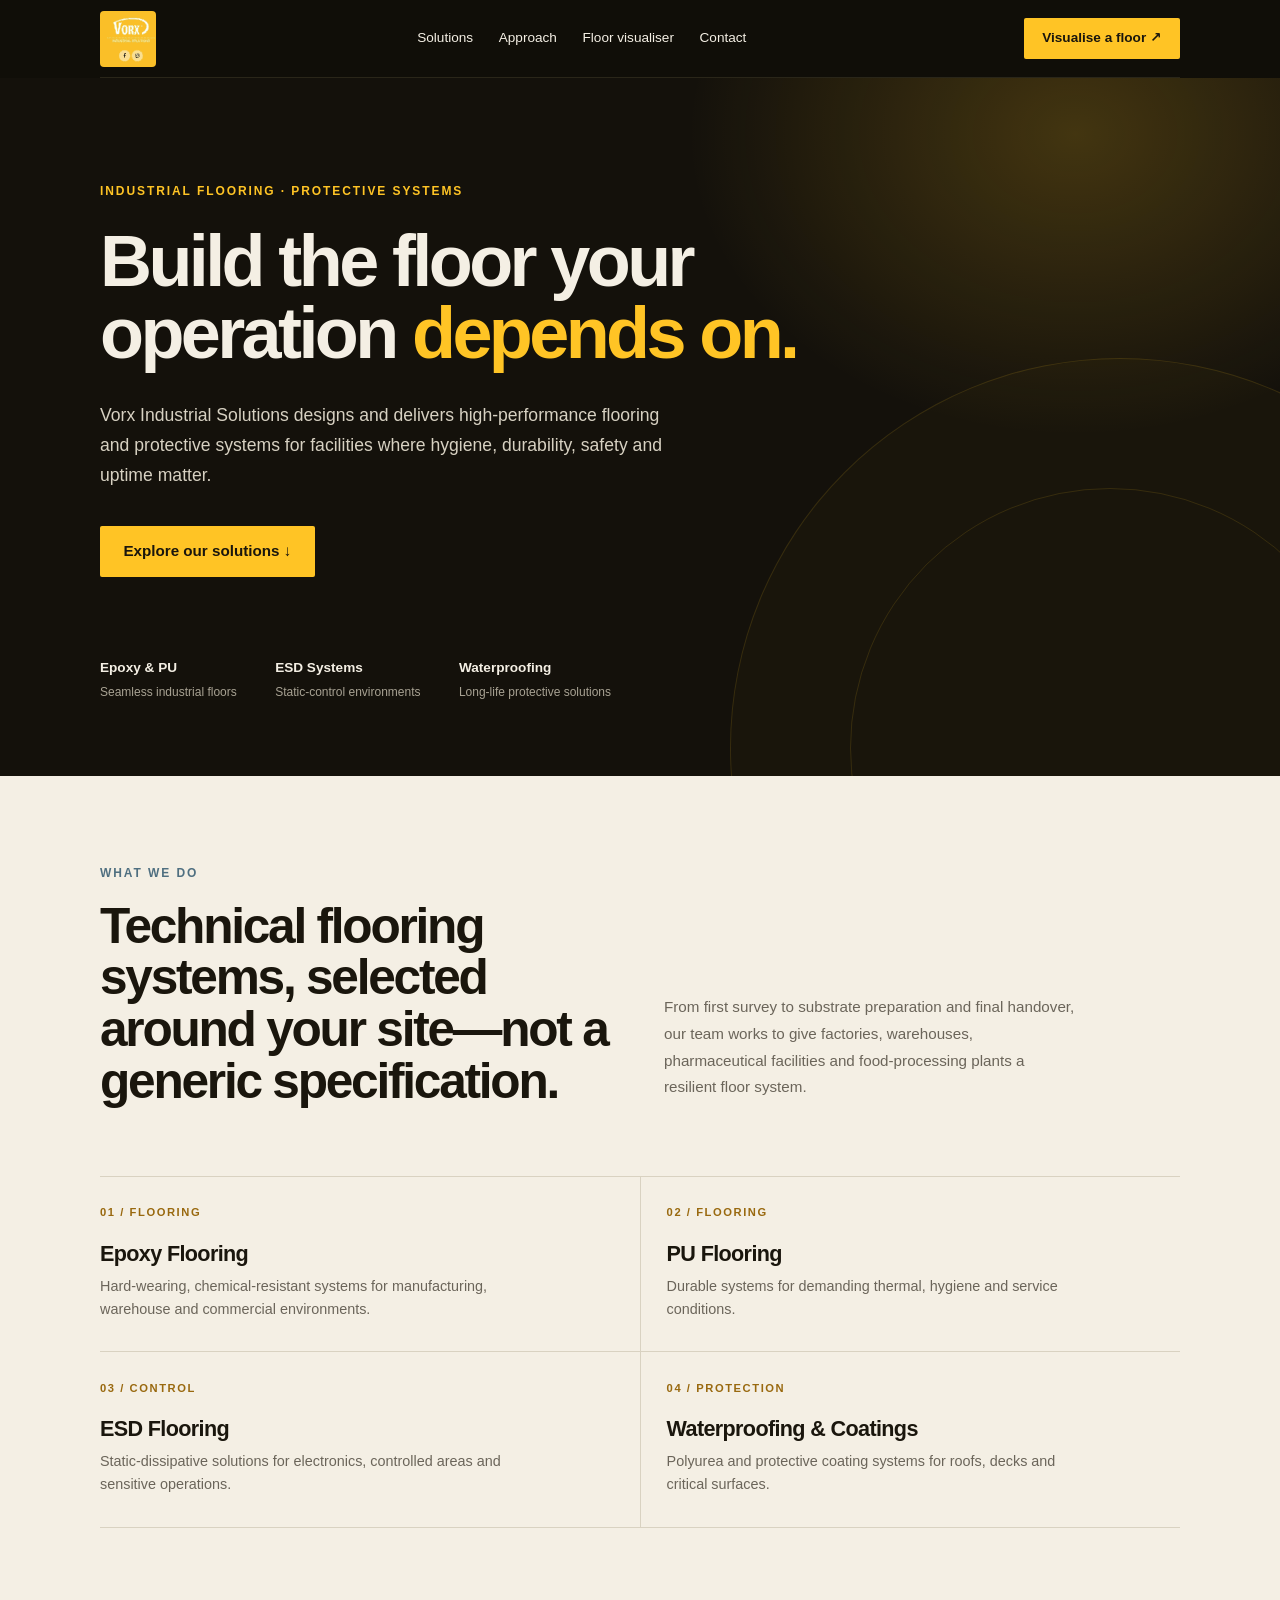
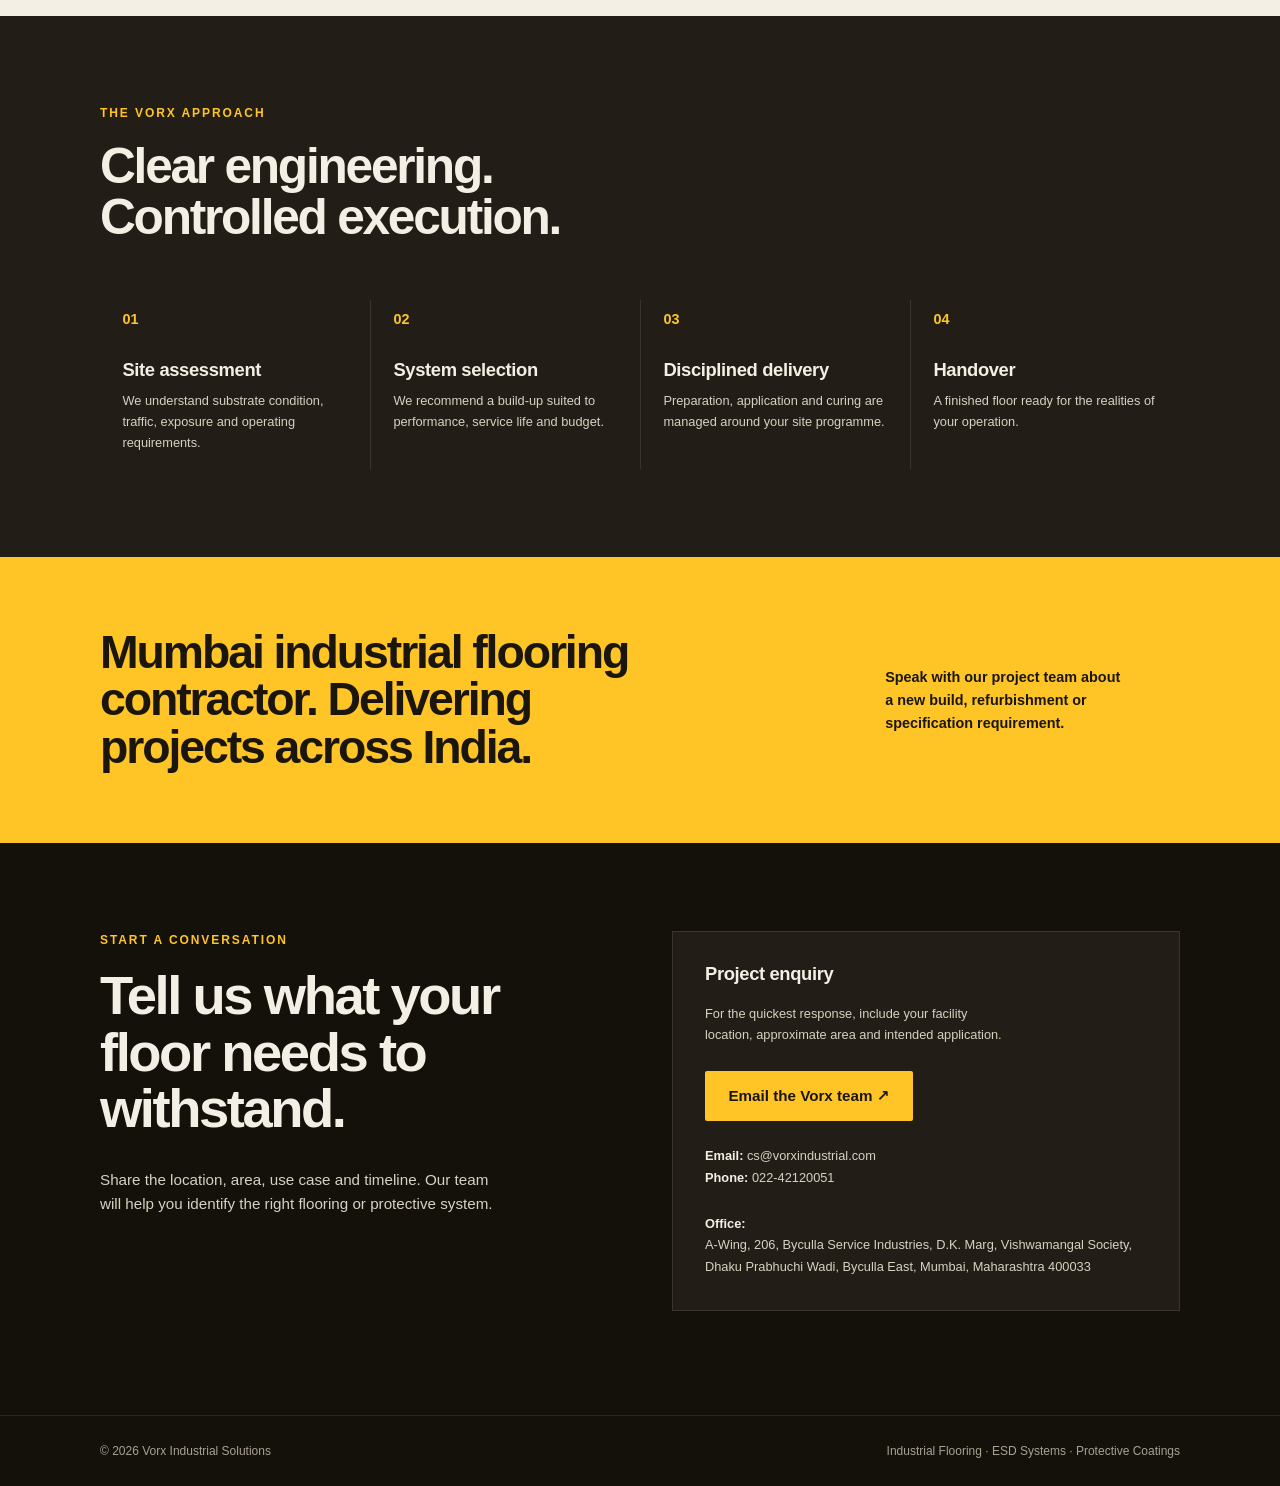
<file: index.html>
<!DOCTYPE html>
<html lang="en">
<head>
  <meta charset="utf-8">
  <meta name="viewport" content="width=device-width, initial-scale=1">
  <title>Vorx Industrial Solutions | Industrial Flooring &amp; Protective Systems</title>
  <meta name="description" content="Mumbai industrial flooring contractor delivering epoxy, PU and ESD flooring, waterproofing and protective coatings across India.">
  <meta name="theme-color" content="#100e08">
  <link rel="icon" href="images/logo.svg" type="image/svg+xml">
  <link rel="stylesheet" href="css/style.css">
  <script>document.documentElement.classList.add('js');</script>
</head>
<body>

<!-- 1. Header / Navbar -->
<header class="site-header" id="top">
  <div class="wrap">
    <div class="header-inner">
      <a class="logo" href="#top" aria-label="Vorx Industrial Solutions, back to top">
        <img src="images/logo.svg" width="56" height="56" alt="Vorx Industrial Solutions">
      </a>
      <button class="nav-toggle" aria-expanded="false" aria-controls="site-nav" aria-label="Open menu"><span></span><span></span><span></span></button>
      <nav id="site-nav" class="site-nav" aria-label="Main">
        <div class="nav-links">
          <a href="#solutions">Solutions</a>
          <a href="#approach">Approach</a>
          <a href="floor-visualiser/index.html">Floor visualiser</a>
          <a href="#contact">Contact</a>
        </div>
        <a class="btn btn-primary btn-sm" href="floor-visualiser/index.html">Visualise a floor &#8599;</a>
      </nav>
    </div>
  </div>
</header>

<main>

<!-- 2. Hero -->
<section class="hero">
  <div class="wrap">
    <p class="eyebrow reveal">Industrial flooring &middot; protective systems</p>
    <h1 class="reveal" style="--d:.08s">Build the floor your operation <em>depends on.</em></h1>
    <p class="hero-text reveal" style="--d:.16s">Vorx Industrial Solutions designs and delivers high-performance flooring and protective systems for facilities where hygiene, durability, safety and uptime matter.</p>
    <a class="btn btn-primary reveal" style="--d:.24s" href="#solutions">Explore our solutions &#8595;</a>
    <ul class="hero-facts reveal" style="--d:.32s">
      <li><strong>Epoxy &amp; PU</strong><span>Seamless industrial floors</span></li>
      <li><strong>ESD Systems</strong><span>Static-control environments</span></li>
      <li><strong>Waterproofing</strong><span>Long-life protective solutions</span></li>
    </ul>
  </div>
</section>

<!-- 3. What We Do -->
<section class="section light" id="solutions">
  <div class="wrap">
    <div class="intro-row">
      <div class="reveal from-left">
        <p class="eyebrow teal">What we do</p>
        <h2>Technical flooring systems, selected around your site&mdash;not a generic specification.</h2>
      </div>
      <p class="intro-text reveal from-right">From first survey to substrate preparation and final handover, our team works to give factories, warehouses, pharmaceutical facilities and food-processing plants a resilient floor system.</p>
    </div>

    <ul class="svc-grid">
      <li class="svc reveal from-left">
        <p class="svc-tag">01 / Flooring</p>
        <h3>Epoxy Flooring</h3>
        <p>Hard-wearing, chemical-resistant systems for manufacturing, warehouse and commercial environments.</p>
      </li>
      <li class="svc reveal from-right">
        <p class="svc-tag">02 / Flooring</p>
        <h3>PU Flooring</h3>
        <p>Durable systems for demanding thermal, hygiene and service conditions.</p>
      </li>
      <li class="svc reveal from-left">
        <p class="svc-tag">03 / Control</p>
        <h3>ESD Flooring</h3>
        <p>Static-dissipative solutions for electronics, controlled areas and sensitive operations.</p>
      </li>
      <li class="svc reveal from-right">
        <p class="svc-tag">04 / Protection</p>
        <h3>Waterproofing &amp; Coatings</h3>
        <p>Polyurea and protective coating systems for roofs, decks and critical surfaces.</p>
      </li>
    </ul>
  </div>
</section>

<!-- 4. Vorx Approach -->
<section class="section approach" id="approach">
  <div class="wrap">
    <p class="eyebrow reveal">The Vorx approach</p>
    <h2 class="reveal" style="--d:.06s">Clear engineering. Controlled execution.</h2>
    <ol class="steps">
      <li class="reveal"><span class="num">01</span><h3>Site assessment</h3><p>We understand substrate condition, traffic, exposure and operating requirements.</p></li>
      <li class="reveal" style="--d:.08s"><span class="num">02</span><h3>System selection</h3><p>We recommend a build-up suited to performance, service life and budget.</p></li>
      <li class="reveal" style="--d:.16s"><span class="num">03</span><h3>Disciplined delivery</h3><p>Preparation, application and curing are managed around your site programme.</p></li>
      <li class="reveal" style="--d:.24s"><span class="num">04</span><h3>Handover</h3><p>A finished floor ready for the realities of your operation.</p></li>
    </ol>
  </div>
</section>

<!-- 5. Industrial Flooring CTA -->
<section class="cta">
  <div class="wrap cta-inner">
    <h2 class="reveal from-left">Mumbai industrial flooring contractor. Delivering projects across India.</h2>
    <p class="reveal from-right">Speak with our project team about a new build, refurbishment or specification requirement.</p>
  </div>
</section>

<!-- 6. Contact / Project Enquiry -->
<section class="section contact" id="contact">
  <div class="wrap contact-grid">
    <div class="reveal from-left">
      <p class="eyebrow">Start a conversation</p>
      <h2>Tell us what your floor needs to withstand.</h2>
      <p class="contact-text">Share the location, area, use case and timeline. Our team will help you identify the right flooring or protective system.</p>
    </div>
    <div class="card reveal from-right">
      <h3>Project enquiry</h3>
      <p class="card-intro">For the quickest response, include your facility location, approximate area and intended application.</p>
      <a class="btn btn-primary" href="mailto:cs@vorxindustrial.com?subject=Project%20enquiry">Email the Vorx team &#8599;</a>
      <p class="card-lines">
        <b>Email:</b> <a href="mailto:cs@vorxindustrial.com">cs@vorxindustrial.com</a><br>
        <b>Phone:</b> <a href="tel:+912242120051">022-42120051</a>
      </p>
      <p class="card-lines">
        <b>Office:</b><br>
        A-Wing, 206, Byculla Service Industries, D.K. Marg, Vishwamangal Society, Dhaku Prabhuchi Wadi, Byculla East, Mumbai, Maharashtra 400033
      </p>
    </div>
  </div>
</section>

</main>

<!-- 7. Footer -->
<footer class="site-footer">
  <div class="wrap footer-inner">
    <p>&copy; <span id="year">2026</span> Vorx Industrial Solutions</p>
    <p>Industrial Flooring &middot; ESD Systems &middot; Protective Coatings</p>
  </div>
</footer>

<script src="js/main.js" defer></script>
</body>
</html>
</file>
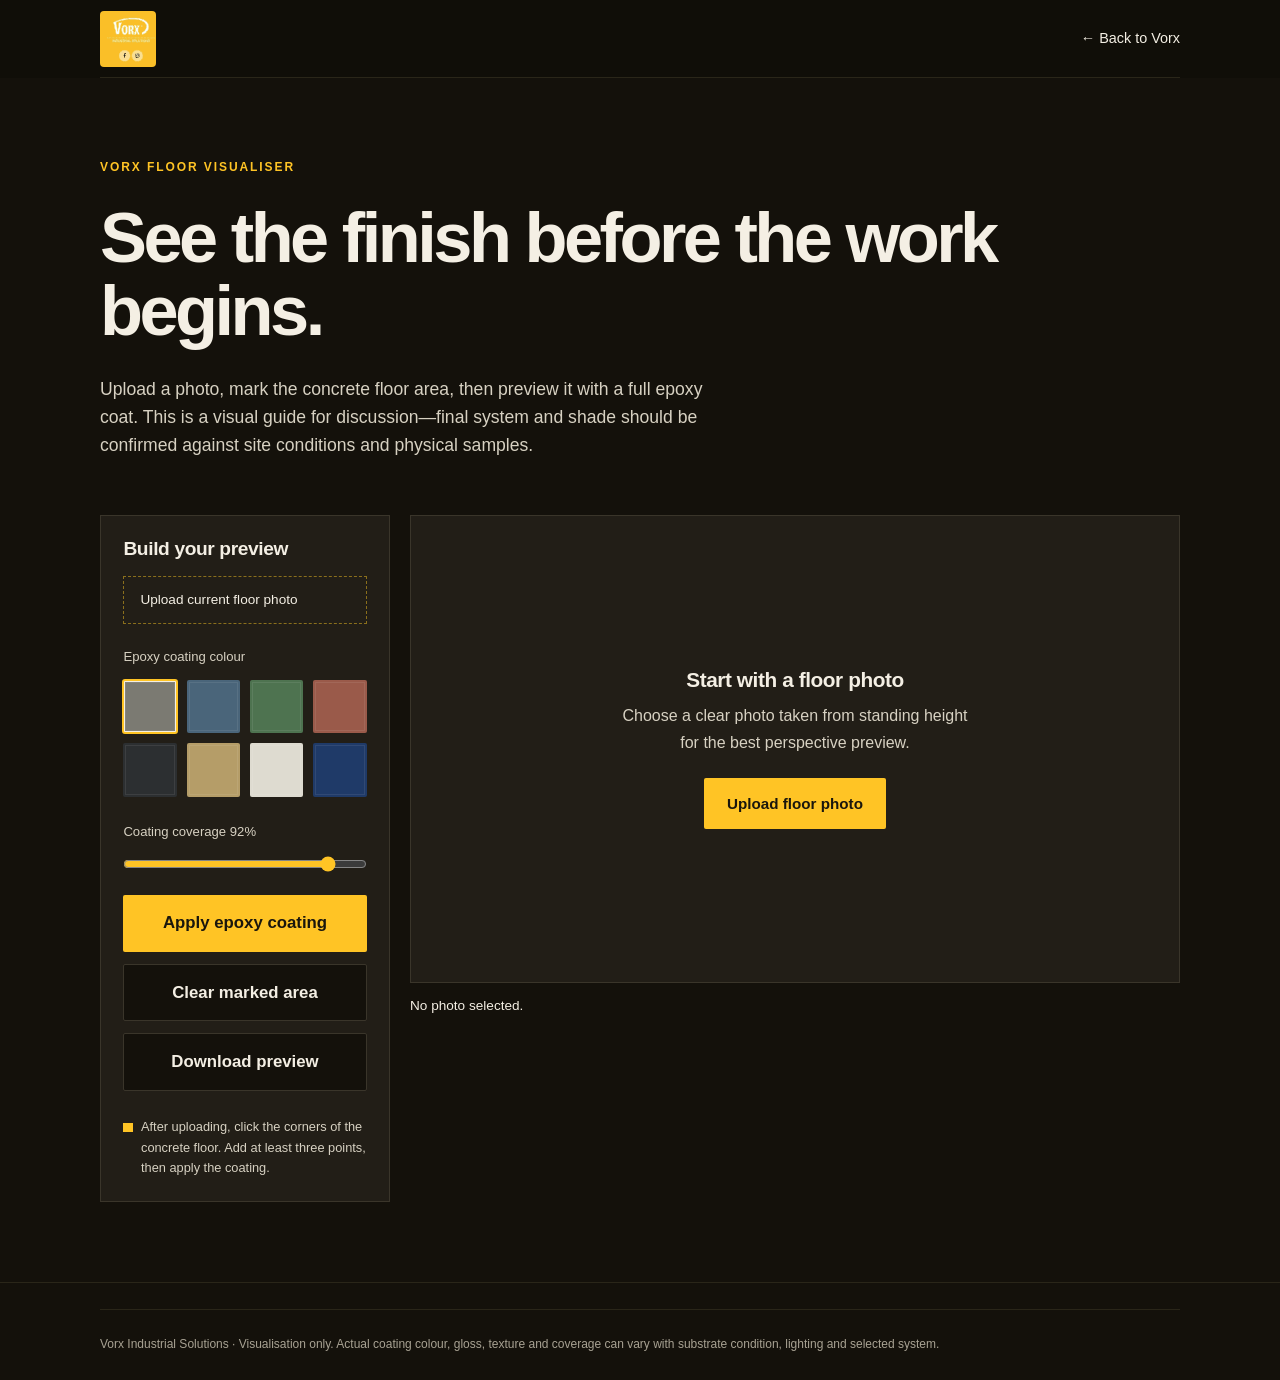
<file: floor-visualiser/index.html>
<!DOCTYPE html>
<html lang="en">
<head>
  <meta charset="utf-8">
  <meta name="viewport" content="width=device-width, initial-scale=1">
  <title>Floor Visualiser | Vorx Industrial Solutions</title>
  <meta name="description" content="Upload a photo of your floor, mark the area and preview an epoxy coating colour before the work begins.">
  <meta name="theme-color" content="#100e08">
  <link rel="icon" href="../images/logo.svg" type="image/svg+xml">
  <link rel="stylesheet" href="../css/style.css">
  <script>document.documentElement.classList.add('js');</script>
</head>
<body class="viz-page">

<header class="site-header">
  <div class="wrap">
    <div class="header-inner">
      <a class="logo" href="../index.html" aria-label="Vorx Industrial Solutions, home">
        <img src="../images/logo.svg" width="56" height="56" alt="Vorx Industrial Solutions">
      </a>
      <a class="back-link" href="../index.html">&larr; Back to Vorx</a>
    </div>
  </div>
</header>

<main class="wrap">
  <section class="viz-hero">
    <p class="eyebrow">Vorx floor visualiser</p>
    <h1>See the finish before the work begins.</h1>
    <p class="viz-lead">Upload a photo, mark the concrete floor area, then preview it with a full epoxy coat. This is a visual guide for discussion&mdash;final system and shade should be confirmed against site conditions and physical samples.</p>
  </section>

  <section class="viz-layout">
    <aside class="panel" aria-labelledby="panel-title">
      <h2 id="panel-title">Build your preview</h2>

      <input type="file" id="file" accept="image/*" hidden>
      <button type="button" class="upload" id="btn-upload">Upload current floor photo</button>

      <p class="field-label" id="colour-label">Epoxy coating colour</p>
      <div class="swatches" id="swatches" role="group" aria-labelledby="colour-label"></div>

      <label class="field-label" for="coverage">Coating coverage <span id="coverage-val">92%</span></label>
      <input type="range" id="coverage" min="40" max="100" value="92">

      <button type="button" class="btn btn-primary btn-block btn-lg" id="btn-apply">Apply epoxy coating</button>
      <button type="button" class="btn btn-outline btn-block btn-lg" id="btn-clear">Clear marked area</button>
      <button type="button" class="btn btn-outline btn-block btn-lg" id="btn-download">Download preview</button>

      <p class="panel-hint">After uploading, click the corners of the concrete floor. Add at least three points, then apply the coating.</p>
    </aside>

    <div>
      <div class="stage" id="stage-wrap">
        <div class="stage-empty" id="empty">
          <h3>Start with a floor photo</h3>
          <p>Choose a clear photo taken from standing height for the best perspective preview.</p>
          <button type="button" class="btn btn-primary" id="btn-upload-empty">Upload floor photo</button>
        </div>
        <canvas id="stage" hidden aria-label="Floor photo. Click the corners of the floor to mark an area."></canvas>
      </div>
      <p class="stage-status" id="status" role="status" aria-live="polite">No photo selected.</p>
    </div>
  </section>
</main>

<footer class="site-footer viz-footer">
  <div class="wrap">
    <p>Vorx Industrial Solutions &middot; Visualisation only. Actual coating colour, gloss, texture and coverage can vary with substrate condition, lighting and selected system.</p>
  </div>
</footer>

<script src="../js/visualiser.js" defer></script>
</body>
</html>
</file>
<file: css/style.css>
/* ==========================================================
   Vorx Industrial Solutions
   Warm black + cream + grey + amber. Edit the colours below to restyle.
   System font stack, so there are no font downloads.
   ========================================================== */
:root {
  --bg: #14110b;
  --bg-head: #100e08;
  --surface: #221e17;
  --line: #3a352a;
  --cream: #f4efe4;
  --cream-line: #d9d2c1;
  --ink: #1a160d;
  --ink-soft: #6b655a;
  --text-soft: #d7d1c2;
  --muted: #a8a293;
  --amber: #ffc425;
  --amber-hi: #ffd354;
  --teal: #4f6f80;
  --bronze: #99690f;
  --max: 1080px;
  --sans: "Helvetica Neue", Helvetica, Arial, "Segoe UI", Roboto, system-ui, sans-serif;
}

*, *::before, *::after { box-sizing: border-box; }
html { scroll-behavior: smooth; scroll-padding-top: 84px; -webkit-text-size-adjust: 100%; }
body { margin: 0; background: var(--bg); color: var(--cream); font: 400 1rem/1.6 var(--sans); -webkit-font-smoothing: antialiased; overflow-x: hidden; }
img, svg, canvas { max-width: 100%; display: block; }
[hidden] { display: none !important; }
a { color: inherit; }
h1, h2, h3, p, ul, ol { margin: 0; padding: 0; }
ul, ol { list-style: none; }
h1, h2, h3 { font-weight: 700; letter-spacing: -.045em; line-height: 1.04; }
:focus-visible { outline: 2px solid var(--amber); outline-offset: 3px; }
.wrap { width: min(100% - 3rem, var(--max)); margin-inline: auto; }

.eyebrow { font-size: .75rem; font-weight: 800; letter-spacing: .16em; text-transform: uppercase; color: var(--amber); }
.eyebrow.teal { color: var(--teal); }

/* ---------- Buttons ---------- */
.btn {
  display: inline-flex; align-items: center; justify-content: center; gap: .4rem;
  padding: .95rem 1.4rem; border: 1px solid transparent; border-radius: 2px;
  font: 700 .95rem/1.2 var(--sans); text-decoration: none; cursor: pointer;
  transition: background-color .2s, border-color .2s, color .2s, opacity .2s;
}
.btn-primary { background: var(--amber); color: var(--ink); }
.btn-primary:not(:disabled):hover { background: var(--amber-hi); }
.btn-outline { background: var(--bg); color: var(--cream); border-color: var(--line); }
.btn-outline:not(:disabled):hover { border-color: var(--amber); }
.btn-sm { padding: .7rem 1.1rem; font-size: .85rem; }
.btn-lg { font-size: 1.05rem; padding: 1.1rem 1rem; }
.btn-block { width: 100%; }
.btn:disabled { opacity: .45; cursor: not-allowed; }

/* ---------- Header ---------- */
.site-header { position: sticky; top: 0; z-index: 50; background: var(--bg-head); }
.header-inner { display: flex; align-items: center; gap: 1rem; min-height: 78px; border-bottom: 1px solid #2a2619; }
.logo { display: block; line-height: 0; }
.logo img { border-radius: 4px; }
.site-nav { display: flex; align-items: center; flex: 1; }
.nav-links { display: flex; gap: 1.6rem; margin-inline: auto; padding-right: 2rem; }
.nav-links a { text-decoration: none; font-size: .85rem; color: var(--cream); padding: .3rem 0; border-bottom: 1px solid transparent; transition: color .2s, border-color .2s; }
.nav-links a:hover { color: var(--amber); border-bottom-color: var(--amber); }
.back-link { margin-left: auto; font-size: .9rem; text-decoration: none; }
.back-link:hover { color: var(--amber); }

.nav-toggle { display: none; margin-left: auto; width: 44px; height: 44px; background: none; border: 0; padding: 11px; cursor: pointer; }
.nav-toggle span { display: block; height: 2px; background: var(--cream); margin: 6px 0; transition: transform .25s, opacity .25s; }
.nav-toggle[aria-expanded="true"] span:nth-child(1) { transform: translateY(8px) rotate(45deg); }
.nav-toggle[aria-expanded="true"] span:nth-child(2) { opacity: 0; }
.nav-toggle[aria-expanded="true"] span:nth-child(3) { transform: translateY(-8px) rotate(-45deg); }

/* ---------- Hero ---------- */
.hero {
  position: relative; overflow: hidden; padding: 6.5rem 0 4.5rem;
  background: radial-gradient(ellipse 42% 60% at 84% 8%, rgba(255,196,37,.2), transparent 72%), var(--bg);
}
.hero::before, .hero::after { content: ""; position: absolute; border-radius: 50%; border: 1px solid rgba(255,196,37,.13); pointer-events: none; }
.hero::before { width: 780px; height: 780px; right: -230px; top: 280px; background: rgba(255,196,37,.025); }
.hero::after  { width: 520px; height: 520px; right: -90px;  top: 410px; }
.hero .wrap { position: relative; z-index: 1; }
.hero h1 { margin-top: 1.5rem; font-size: clamp(2.6rem, 6vw, 4.5rem); max-width: 10.6em; letter-spacing: -.05em; line-height: 1; }
.hero h1 em { font-style: normal; color: var(--amber); }
.hero-text { margin: 2rem 0 2.2rem; max-width: 580px; font-size: 1.1rem; line-height: 1.7; color: var(--text-soft); }
.hero-facts { display: flex; flex-wrap: wrap; gap: .8rem 2.4rem; margin-top: 5rem; }
.hero-facts strong { display: block; font-size: .85rem; }
.hero-facts span { font-size: .75rem; color: var(--muted); }

/* ---------- Sections ---------- */
.section { padding: 5.5rem 0; }
.section h2 { font-size: clamp(2rem, 4.2vw, 3.1rem); }

.light { background: var(--cream); color: var(--ink); }
.intro-row { display: grid; grid-template-columns: 1fr 1fr; gap: 3rem; align-items: end; }
.intro-row h2 { margin-top: 1.1rem; max-width: 12.5em; }
.intro-text { max-width: 27em; padding-bottom: .4rem; color: var(--ink-soft); font-size: .95rem; line-height: 1.75; }

.svc-grid { display: grid; grid-template-columns: 1fr 1fr; margin-top: 4.3rem; border-top: 1px solid var(--cream-line); }
.svc { padding: 1.7rem 1.6rem 1.9rem 0; border-bottom: 1px solid var(--cream-line); }
.svc:nth-child(even) { padding: 1.7rem 0 1.9rem 1.6rem; border-left: 1px solid var(--cream-line); }
.svc-tag { font-size: .7rem; font-weight: 800; letter-spacing: .14em; text-transform: uppercase; color: var(--bronze); }
.svc h3 { margin: 1.3rem 0 .6rem; font-size: 1.35rem; letter-spacing: -.03em; }
.svc p:last-child { color: var(--ink-soft); font-size: .9rem; max-width: 30em; }

.approach { background: var(--surface); }
.approach h2 { margin-top: 1.1rem; max-width: 12em; }
.steps { display: grid; grid-template-columns: repeat(4, 1fr); margin-top: 3.5rem; }
.steps li { padding: .5rem 1.4rem 1rem 1.4rem; border-left: 1px solid var(--line); }
.steps li:first-child { border-left: 0; padding-left: 1.4rem; }
.num { display: block; font-size: .9rem; font-weight: 800; color: var(--amber); }
.steps h3 { margin: 1.8rem 0 .7rem; font-size: 1.15rem; letter-spacing: -.02em; }
.steps p { font-size: .8rem; line-height: 1.65; color: var(--text-soft); }

.cta { background: var(--amber); color: var(--ink); padding: 4.5rem 0; }
.cta-inner { display: grid; grid-template-columns: 1.5fr .6fr; gap: 3rem; align-items: center; }
.cta h2 { font-size: clamp(2rem, 4vw, 2.9rem); max-width: 11.5em; line-height: 1.02; }
.cta p { font-size: .9rem; font-weight: 700; line-height: 1.6; max-width: 17em; }

.contact { padding: 5.5rem 0 6.5rem; }
.contact-grid { display: grid; grid-template-columns: 1fr 1fr; gap: 4rem; align-items: start; }
.contact h2 { margin-top: 1.1rem; max-width: 9em; font-size: clamp(2.2rem, 4.6vw, 3.4rem); }
.contact-text { margin-top: 1.9rem; max-width: 26em; color: var(--text-soft); font-size: .95rem; }
.card { background: var(--surface); border: 1px solid var(--line); padding: 2rem; }
.card h3 { font-size: 1.15rem; letter-spacing: -.02em; }
.card-intro { margin: 1.3rem 0 1.6rem; max-width: 24em; font-size: .8rem; color: var(--text-soft); }
.card-lines { margin-top: 1.5rem; font-size: .8rem; line-height: 1.7; color: var(--text-soft); }
.card-lines b { color: var(--cream); }
.card-lines a { text-decoration: none; }
.card-lines a:hover { color: var(--amber); }

.site-footer { border-top: 1px solid #2a2619; padding: 1.6rem 0; font-size: .75rem; color: var(--muted); }
.footer-inner { display: flex; flex-wrap: wrap; justify-content: space-between; gap: .5rem 2rem; }

/* ---------- Scroll reveal (once per element, subtle) ---------- */
.js .reveal { opacity: 0; transform: translateY(24px); transition: opacity .7s ease var(--d, 0s), transform .7s cubic-bezier(.2,.7,.2,1) var(--d, 0s); }
.js .reveal.from-left  { transform: translateX(-32px); }
.js .reveal.from-right { transform: translateX(32px); }
.js .reveal.is-in { opacity: 1; transform: none; }

/* ---------- Floor visualiser page ---------- */
.viz-hero { padding: 5rem 0 3.5rem; }
.viz-hero h1 { margin: 1.5rem 0 1.7rem; font-size: clamp(2.3rem, 5.6vw, 4.4rem); letter-spacing: -.05em; }
.viz-lead { max-width: 640px; font-size: 1.1rem; line-height: 1.6; color: var(--text-soft); }

.viz-layout { display: grid; grid-template-columns: 290px minmax(0, 1fr); gap: 1.25rem; align-items: start; padding-bottom: 4rem; }
.panel { background: var(--surface); border: 1px solid var(--line); padding: 1.4rem; }
.panel h2 { font-size: 1.2rem; letter-spacing: -.02em; margin-bottom: 1.1rem; }
.upload {
  width: 100%; text-align: left; padding: .95rem 1rem; margin-bottom: 1.4rem; cursor: pointer;
  background: transparent; color: var(--cream); font: .85rem var(--sans);
  border: 1px dashed #8a6f1c; border-radius: 0; transition: border-color .2s, background-color .2s;
}
.upload:hover, .upload.dragging { border-color: var(--amber); background: rgba(255,196,37,.06); }
.field-label { display: block; margin-bottom: .8rem; font-size: .82rem; color: var(--text-soft); }
.swatches { display: grid; grid-template-columns: repeat(4, 1fr); gap: .6rem; margin-bottom: 1.5rem; }
.swatch { aspect-ratio: 1; padding: 0; border: 2px solid transparent; border-radius: 2px; cursor: pointer; box-shadow: inset 0 0 0 1px rgba(255,255,255,.08); transition: transform .15s; }
.swatch:hover { transform: scale(1.05); }
.swatch[aria-pressed="true"] { border-color: var(--cream); outline: 2px solid var(--amber); outline-offset: -1px; }
#coverage { width: 100%; margin: 0 0 1.4rem; accent-color: var(--amber); cursor: pointer; }
.panel .btn { margin-bottom: .75rem; }
.panel-hint { position: relative; margin-top: .9rem; padding-left: 1.1rem; font-size: .8rem; line-height: 1.6; color: var(--text-soft); }
.panel-hint::before { content: ""; position: absolute; left: 0; top: .42em; width: .6rem; height: .6rem; background: var(--amber); }

.stage { position: relative; min-width: 0; display: grid; place-items: center; aspect-ratio: 959 / 582; background: var(--surface); border: 1px solid var(--line); overflow: hidden; }
.stage.dragging { border-color: var(--amber); }
.stage canvas { position: absolute; inset: 0; width: 100%; height: 100%; object-fit: contain; cursor: crosshair; touch-action: manipulation; }
.stage-empty { text-align: center; padding: 1.5rem; max-width: 26rem; }
.stage-empty h3 { font-size: 1.3rem; letter-spacing: -.02em; margin-bottom: .8rem; }
.stage-empty p { color: var(--text-soft); line-height: 1.65; margin-bottom: 1.4rem; }
.stage-status { margin-top: .8rem; font-size: .85rem; color: var(--cream); }
.viz-footer { margin-top: 1rem; }
.viz-footer .wrap { border-top: 1px solid #2a2619; padding-top: 1.6rem; }

/* ---------- Responsive ---------- */
@media (max-width: 960px) {
  .viz-layout { grid-template-columns: minmax(0, 1fr); }
  .viz-layout > div { order: -1; }              /* image first, controls under it */
  .steps { grid-template-columns: 1fr 1fr; row-gap: 2rem; }
  .steps li:nth-child(3) { border-left: 0; padding-left: 1.4rem; }
}
@media (max-width: 820px) {
  .nav-toggle { display: block; }
  .site-nav {
    position: absolute; top: 100%; left: 0; right: 0; display: none; flex-direction: column; align-items: stretch;
    background: var(--bg-head); padding: .5rem 1.5rem 1.5rem; border-bottom: 1px solid var(--line);
  }
  .site-nav.open { display: flex; }
  .nav-links { flex-direction: column; gap: 0; padding: 0; margin: 0; }
  .nav-links a { padding: .95rem 0; border-bottom: 1px solid #2a2619; font-size: .95rem; }
  .site-nav .btn { margin-top: 1rem; }
  .intro-row, .contact-grid, .cta-inner { grid-template-columns: 1fr; gap: 1.6rem; }
  .svc-grid { grid-template-columns: 1fr; margin-top: 2.5rem; }
  .svc, .svc:nth-child(even) { padding: 1.5rem 0; border-left: 0; }
  .hero { padding: 4rem 0 3.5rem; }
  .hero-facts { margin-top: 3rem; }
  .section, .contact { padding: 4rem 0; }
  .viz-hero { padding: 3rem 0 2rem; }
  .hero::before { top: 360px; } .hero::after { top: 470px; }
}
@media (max-width: 560px) {
  .steps { grid-template-columns: 1fr; }
  .steps li, .steps li:nth-child(3) { border-left: 0; border-top: 1px solid var(--line); padding: 1.4rem 0 .4rem; }
  .steps li:first-child { border-top: 0; padding: .5rem 0 .4rem; }
  .hero .btn { width: 100%; }
  .card { padding: 1.4rem; }
  .stage { aspect-ratio: 4 / 3; }
  .swatches { gap: .5rem; }
}

@media (prefers-reduced-motion: reduce) {
  html { scroll-behavior: auto; }
  .js .reveal { opacity: 1; transform: none; transition: none; }
  * { transition-duration: .01ms !important; }
}
</file>
